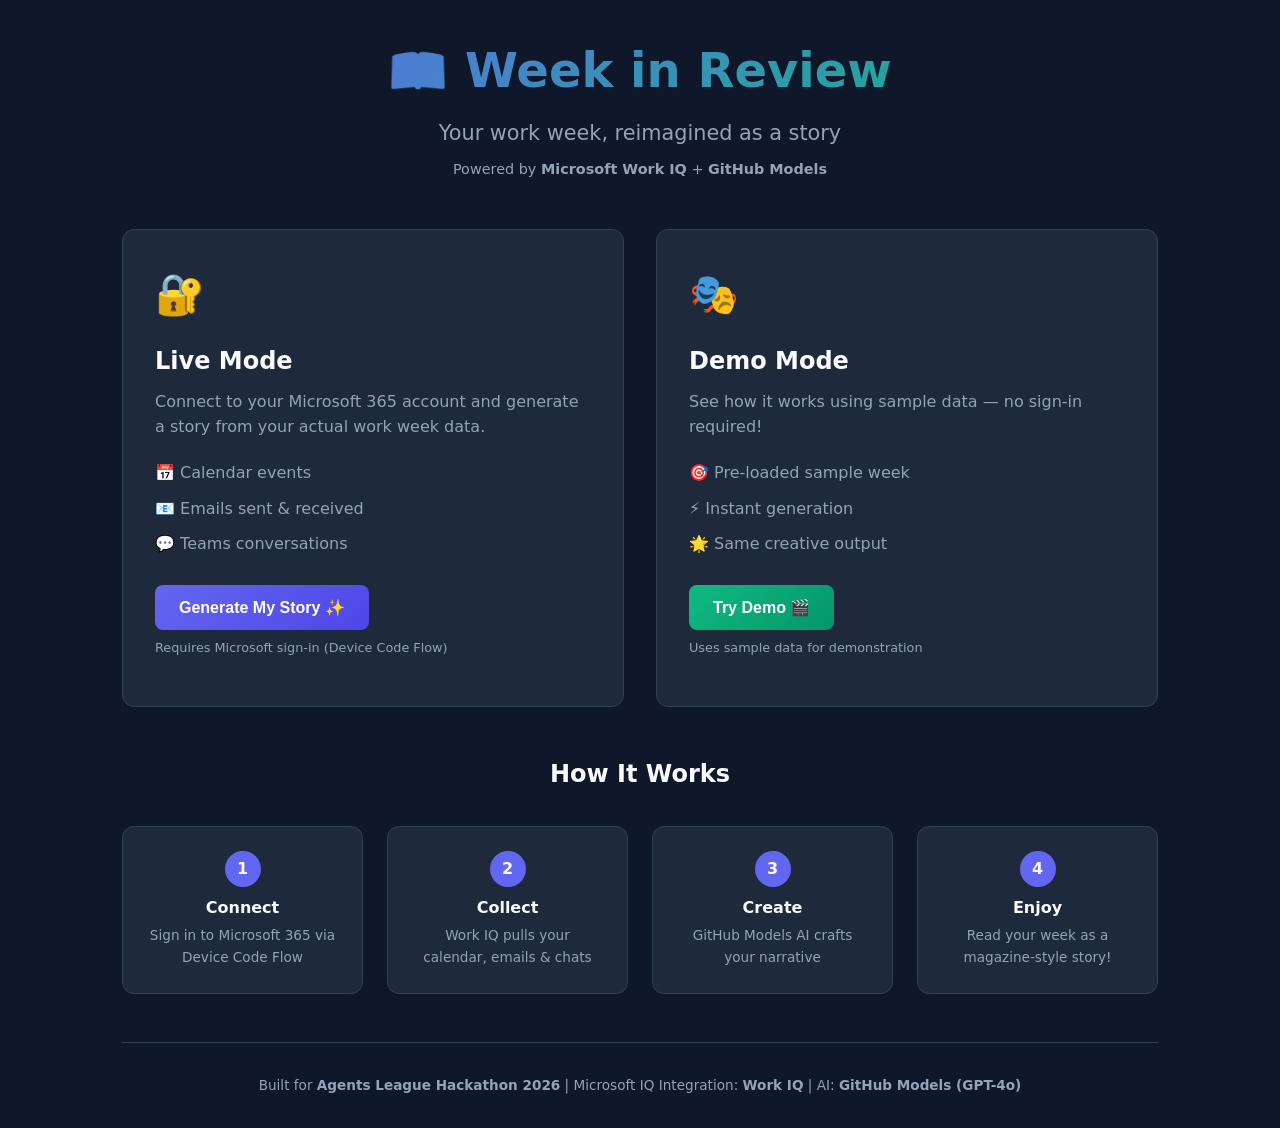
<file: templates/index.html>
<!DOCTYPE html>
<html lang="en">
<head>
    <meta charset="UTF-8">
    <meta name="viewport" content="width=device-width, initial-scale=1.0">
    <title>Week in Review - Your Work Week, Reimagined</title>
    <link rel="stylesheet" href="/static/style.css">
</head>
<body>
    <div class="container">
        <header>
            <h1>📖 Week in Review</h1>
            <p class="subtitle">Your work week, reimagined as a story</p>
            <p class="powered-by">Powered by <strong>Microsoft Work IQ</strong> + <strong>GitHub Models</strong></p>
        </header>

        <main>
            <div class="card-grid">
                <div class="card card-live">
                    <div class="card-icon">🔐</div>
                    <h2>Live Mode</h2>
                    <p>Connect to your Microsoft 365 account and generate a story from your actual work week data.</p>
                    <ul>
                        <li>📅 Calendar events</li>
                        <li>📧 Emails sent & received</li>
                        <li>💬 Teams conversations</li>
                    </ul>
                    <form action="/generate" method="post">
                        <button type="submit" class="btn btn-primary">
                            Generate My Story ✨
                        </button>
                    </form>
                    <p class="note">Requires Microsoft sign-in (Device Code Flow)</p>
                </div>

                <div class="card card-demo">
                    <div class="card-icon">🎭</div>
                    <h2>Demo Mode</h2>
                    <p>See how it works using sample data — no sign-in required!</p>
                    <ul>
                        <li>🎯 Pre-loaded sample week</li>
                        <li>⚡ Instant generation</li>
                        <li>🌟 Same creative output</li>
                    </ul>
                    <form action="/generate-demo" method="post">
                        <button type="submit" class="btn btn-secondary">
                            Try Demo 🎬
                        </button>
                    </form>
                    <p class="note">Uses sample data for demonstration</p>
                </div>
            </div>

            <section class="how-it-works">
                <h2>How It Works</h2>
                <div class="steps">
                    <div class="step">
                        <span class="step-num">1</span>
                        <strong>Connect</strong>
                        <p>Sign in to Microsoft 365 via Device Code Flow</p>
                    </div>
                    <div class="step">
                        <span class="step-num">2</span>
                        <strong>Collect</strong>
                        <p>Work IQ pulls your calendar, emails & chats</p>
                    </div>
                    <div class="step">
                        <span class="step-num">3</span>
                        <strong>Create</strong>
                        <p>GitHub Models AI crafts your narrative</p>
                    </div>
                    <div class="step">
                        <span class="step-num">4</span>
                        <strong>Enjoy</strong>
                        <p>Read your week as a magazine-style story!</p>
                    </div>
                </div>
            </section>
        </main>

        <footer>
            <p>Built for <strong>Agents League Hackathon 2026</strong> | 
               Microsoft IQ Integration: <strong>Work IQ</strong> | 
               AI: <strong>GitHub Models (GPT-4o)</strong></p>
        </footer>
    </div>
</body>
</html>
</file>
<file: static/style.css>
/* Week in Review - Styles */

:root {
    --primary: #6366f1;
    --primary-dark: #4f46e5;
    --secondary: #10b981;
    --bg: #0f172a;
    --surface: #1e293b;
    --surface-light: #334155;
    --text: #f8fafc;
    --text-muted: #94a3b8;
    --accent: #f59e0b;
    --radius: 12px;
}

* {
    margin: 0;
    padding: 0;
    box-sizing: border-box;
}

body {
    font-family: 'Segoe UI', system-ui, -apple-system, sans-serif;
    background: var(--bg);
    color: var(--text);
    line-height: 1.6;
    min-height: 100vh;
}

.container {
    max-width: 1100px;
    margin: 0 auto;
    padding: 2rem;
}

/* Header */
header {
    text-align: center;
    margin-bottom: 3rem;
}

header h1 {
    font-size: 3rem;
    margin-bottom: 0.5rem;
    background: linear-gradient(135deg, var(--primary), var(--secondary));
    -webkit-background-clip: text;
    -webkit-text-fill-color: transparent;
    background-clip: text;
}

.subtitle {
    font-size: 1.3rem;
    color: var(--text-muted);
}

.powered-by {
    margin-top: 0.5rem;
    font-size: 0.9rem;
    color: var(--text-muted);
}

/* Cards */
.card-grid {
    display: grid;
    grid-template-columns: repeat(auto-fit, minmax(300px, 1fr));
    gap: 2rem;
    margin-bottom: 3rem;
}

.card {
    background: var(--surface);
    border-radius: var(--radius);
    padding: 2rem;
    border: 1px solid var(--surface-light);
    transition: transform 0.2s, box-shadow 0.2s;
}

.card:hover {
    transform: translateY(-4px);
    box-shadow: 0 12px 40px rgba(0, 0, 0, 0.3);
}

.card-icon {
    font-size: 2.5rem;
    margin-bottom: 1rem;
}

.card h2 {
    margin-bottom: 0.5rem;
    color: var(--text);
}

.card p {
    color: var(--text-muted);
    margin-bottom: 1rem;
}

.card ul {
    list-style: none;
    margin-bottom: 1.5rem;
}

.card ul li {
    padding: 0.3rem 0;
    color: var(--text-muted);
}

.note {
    font-size: 0.8rem;
    color: var(--text-muted);
    margin-top: 0.5rem;
}

/* Buttons */
.btn {
    display: inline-block;
    padding: 0.8rem 1.5rem;
    border: none;
    border-radius: 8px;
    font-size: 1rem;
    font-weight: 600;
    cursor: pointer;
    transition: all 0.2s;
    text-decoration: none;
}

.btn-primary {
    background: linear-gradient(135deg, var(--primary), var(--primary-dark));
    color: white;
}

.btn-primary:hover {
    transform: scale(1.05);
    box-shadow: 0 4px 20px rgba(99, 102, 241, 0.4);
}

.btn-secondary {
    background: linear-gradient(135deg, var(--secondary), #059669);
    color: white;
}

.btn-secondary:hover {
    transform: scale(1.05);
    box-shadow: 0 4px 20px rgba(16, 185, 129, 0.4);
}

/* How It Works */
.how-it-works {
    margin-top: 2rem;
}

.how-it-works h2 {
    text-align: center;
    margin-bottom: 2rem;
    color: var(--text);
}

.steps {
    display: grid;
    grid-template-columns: repeat(auto-fit, minmax(200px, 1fr));
    gap: 1.5rem;
}

.step {
    text-align: center;
    padding: 1.5rem;
    background: var(--surface);
    border-radius: var(--radius);
    border: 1px solid var(--surface-light);
}

.step-num {
    display: inline-flex;
    width: 36px;
    height: 36px;
    align-items: center;
    justify-content: center;
    background: var(--primary);
    border-radius: 50%;
    font-weight: bold;
    margin-bottom: 0.5rem;
}

.step strong {
    display: block;
    margin-bottom: 0.3rem;
}

.step p {
    font-size: 0.85rem;
    color: var(--text-muted);
}

/* Result page */
.result-header {
    display: flex;
    justify-content: space-between;
    align-items: center;
    margin-bottom: 2rem;
}

.back-link {
    color: var(--primary);
    text-decoration: none;
    font-weight: 500;
}

.badge {
    padding: 0.3rem 0.8rem;
    border-radius: 20px;
    font-size: 0.75rem;
    font-weight: 600;
    text-transform: uppercase;
}

.badge-live {
    background: var(--primary);
    color: white;
}

.badge-demo {
    background: var(--secondary);
    color: white;
}

.story-container {
    background: var(--surface);
    border-radius: var(--radius);
    padding: 2rem;
    border: 1px solid var(--surface-light);
    min-height: 400px;
}

/* Error page */
.error-container {
    display: flex;
    justify-content: center;
    align-items: center;
    min-height: 50vh;
}

.error-card {
    text-align: center;
    padding: 3rem;
    background: var(--surface);
    border-radius: var(--radius);
    border: 1px solid #ef4444;
}

.error-message {
    color: #fca5a5;
    margin: 1rem 0;
    font-family: monospace;
    font-size: 0.9rem;
}

/* Footer */
footer {
    text-align: center;
    margin-top: 3rem;
    padding-top: 2rem;
    border-top: 1px solid var(--surface-light);
    color: var(--text-muted);
    font-size: 0.85rem;
}
</file>
